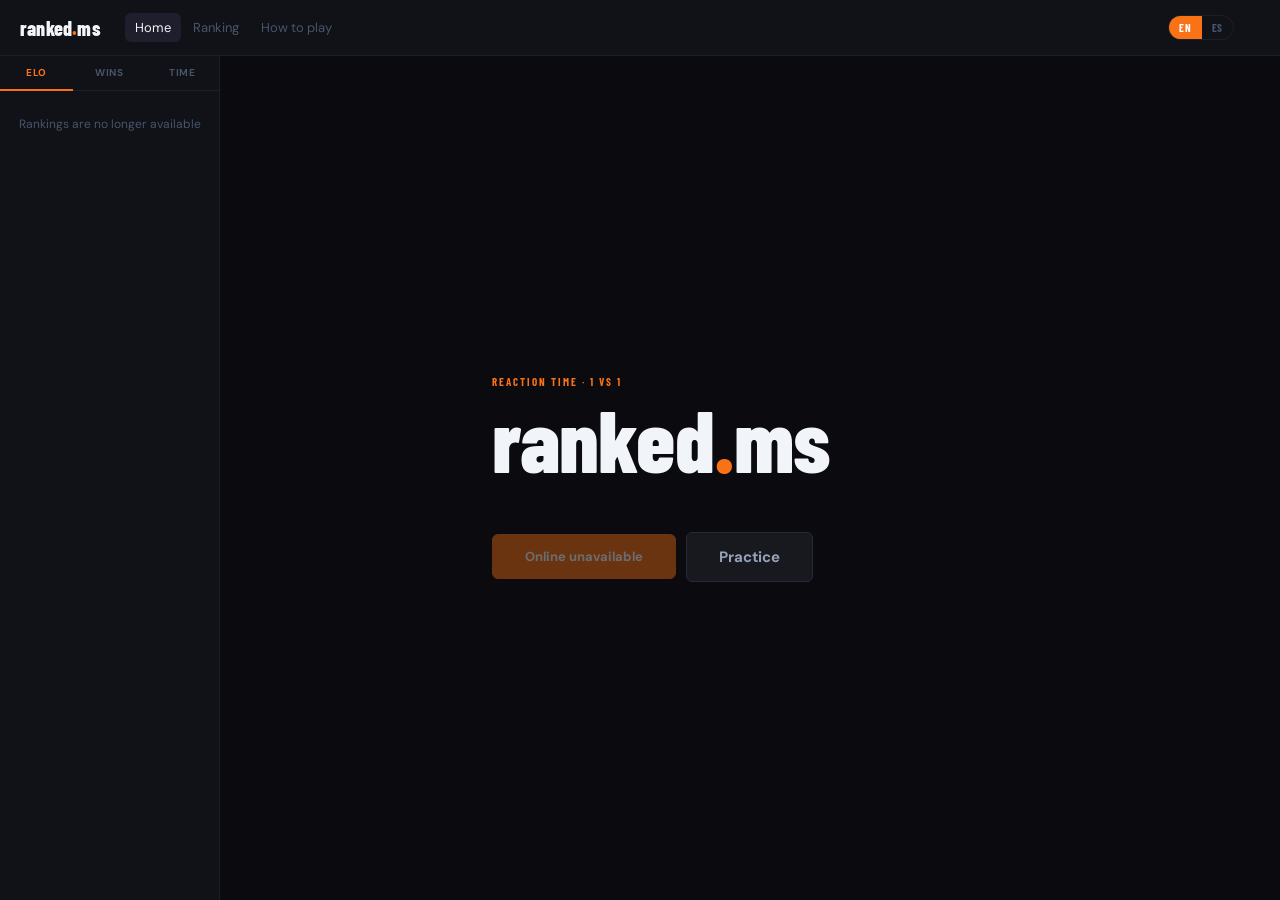
<file: index.html>
<!DOCTYPE html>
<html lang="es">
<head>
    <meta charset="UTF-8">
    <link rel="icon" type="image/jpeg" href="assets/stopwatch.png">
    <link rel="stylesheet" href="styles.css">
    <meta name="viewport" content="width=device-width, initial-scale=1.0">
    <title data-i18n="title.home">ranked.ms</title>
</head>
<body>
    <nav class="navbar">
        <a href="/" class="navbar-logo">ranked<span class="dot">.</span>ms</a>
        <div class="navbar-links">
            <a href="/" class="navbar-link active" data-i18n="nav.home">Inicio</a>
            <a href="/ranking/" class="navbar-link" data-i18n="nav.ranking">Ranking</a>
            <a href="/gameplay/" class="navbar-link" data-i18n="nav.howto">Cómo jugar</a>
        </div>
        <div class="navbar-user" id="navUser"></div>
    </nav>

    <div class="layout">
        <!-- Leaderboard sidebar -->
        <div class="sidebar">
            <div class="lb-tabs">
                <button class="lb-tab active" data-i18n="lb.elo">ELO</button>
                <button class="lb-tab" data-i18n="lb.wins">Victorias</button>
                <button class="lb-tab" data-i18n="lb.time">Tiempo</button>
            </div>
            <div id="lbList">
                <div class="lb-loading" data-i18n="lb.archived">Los rankings ya no están disponibles</div>
            </div>
        </div>

        <!-- Main hero -->
        <main class="content">
            <div class="hero">
                <p class="hero-eyebrow" data-i18n="index.eyebrow">Tiempo de reacción · 1 vs 1</p>
                <h1 class="hero-title">ranked<span class="dot">.</span>ms</h1>
                <p class="hero-tagline">
                </p>

                <div class="hero-actions">
                    <button class="btn btn-accent btn-xl" disabled data-i18n="index.onlineOff">Online no disponible</button>
                    <a href="/game/offline.html" class="btn btn-xl" data-i18n="index.practice">Práctica</a>
                </div>
            </div>
        </main>
    </div>

    <script src="/js/config.js"></script>
    <script src="/js/auth.js"></script>
    <script src="/js/i18n.js"></script>
    <script>
        // Navbar — las cuentas dependían del backend, que ya no existe, así que
        // no mostramos login/registro. Si quedó una sesión vieja en localStorage
        // dejamos el botón de salir para poder limpiarla.
        const user = AUTH.getUser()
        if (user) {
            document.getElementById('navUser').innerHTML =
                `<span class="navbar-username">${user.username}</span>
                 <button class="btn btn-ghost btn-sm" onclick="AUTH.logout()">${I18N.t('nav.logout')}</button>`
        } else {
            document.getElementById('navUser').innerHTML = ''
        }

        // Los rankings en vivo ya no están disponibles (servidores cerrados).
        // Mostramos un aviso fijo en lugar de consultar el backend.
        document.getElementById('lbList').innerHTML =
            `<div class="lb-loading">${I18N.t('lb.archived')}</div>`
    </script>
</body>
</html>
</file>
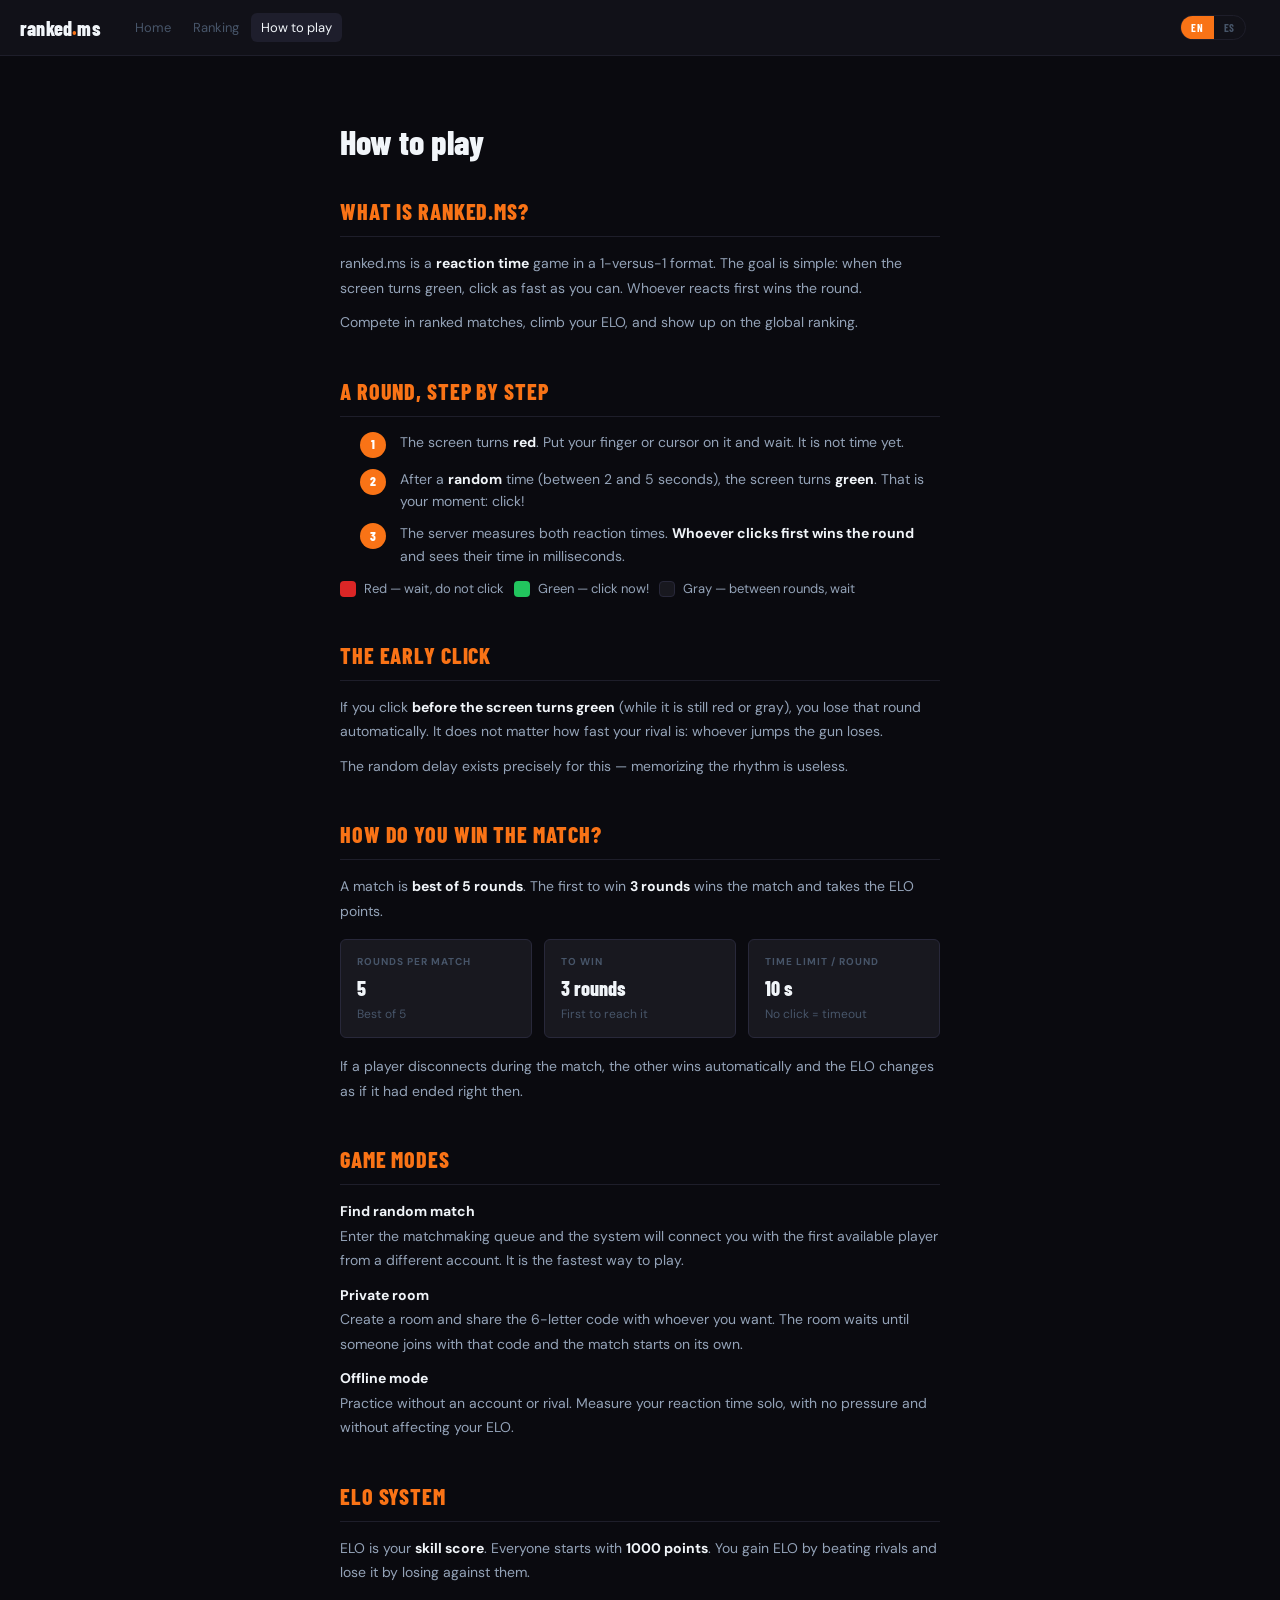
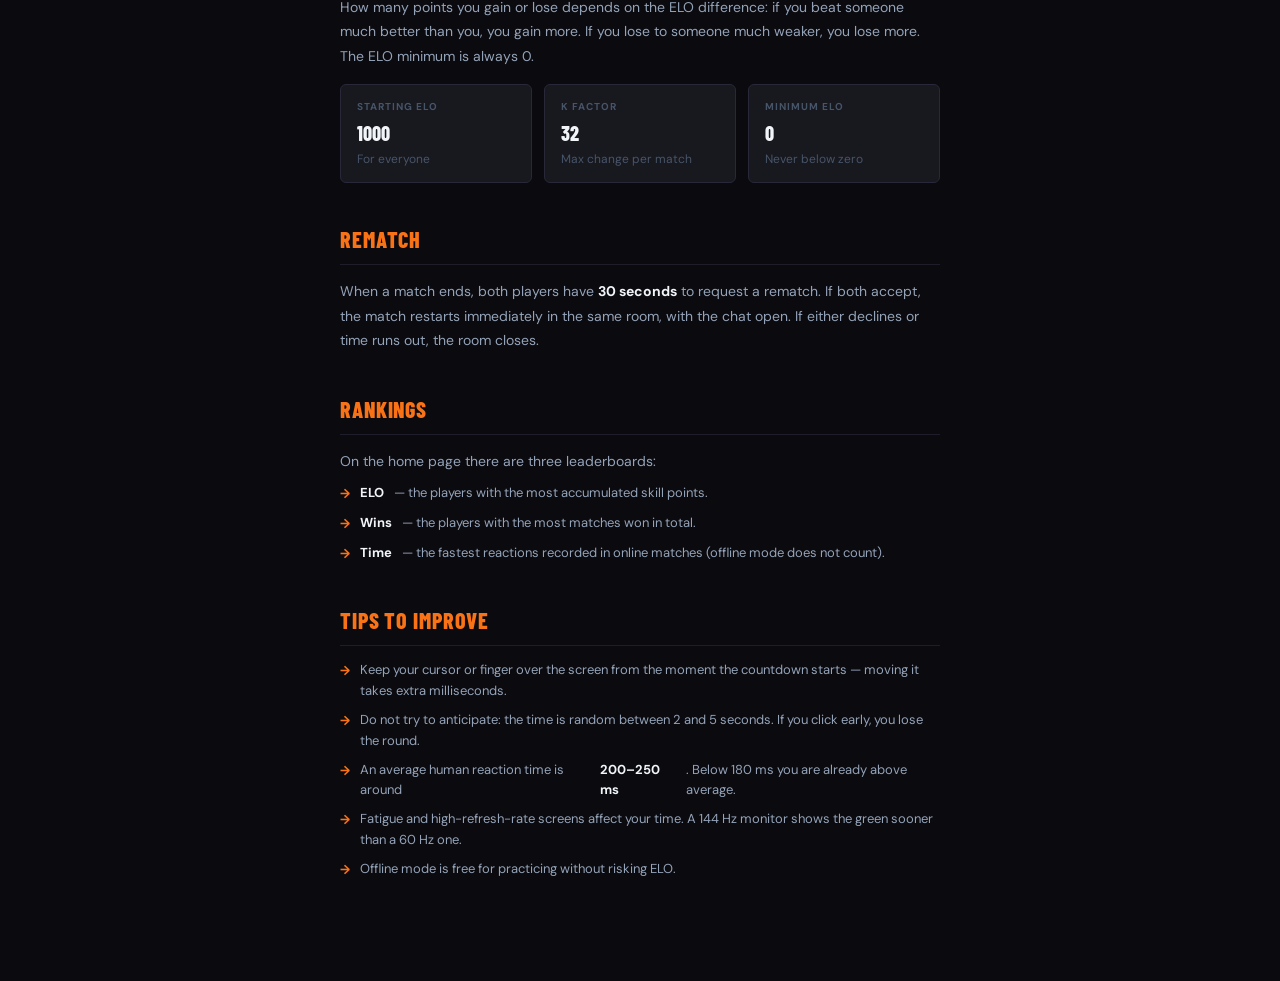
<file: gameplay/index.html>
<!DOCTYPE html>
<html lang="es">
<head>
    <meta charset="UTF-8">
    <link rel="icon" type="image/jpeg" href="/assets/stopwatch.png">
    <link rel="stylesheet" href="/styles.css">
    <meta name="viewport" content="width=device-width, initial-scale=1.0">
    <title data-i18n="title.howto">Cómo jugar | ranked.ms</title>
    <style>
        .func-section {
            margin-bottom: 40px;
        }
        .func-section h2 {
            font-family: var(--font-cond);
            font-size: 22px;
            font-weight: 800;
            color: var(--accent);
            letter-spacing: 0.04em;
            text-transform: uppercase;
            margin-bottom: 14px;
            padding-bottom: 8px;
            border-bottom: 1px solid var(--border);
        }
        .func-section p {
            color: var(--text-2);
            line-height: 1.75;
            margin-bottom: 10px;
        }
        .func-section strong { color: var(--text); }

        .step-list {
            list-style: none;
            padding: 0;
            display: flex;
            flex-direction: column;
            gap: 10px;
            margin-bottom: 10px;
        }
        .step-list li {
            display: flex;
            align-items: flex-start;
            gap: 14px;
            color: var(--text-2);
            line-height: 1.6;
            margin: 0;
        }
        .step-num {
            flex-shrink: 0;
            width: 26px;
            height: 26px;
            border-radius: 50%;
            background: var(--accent);
            color: #fff;
            font-family: var(--font-cond);
            font-size: 13px;
            font-weight: 800;
            display: flex;
            align-items: center;
            justify-content: center;
            margin-top: 1px;
        }

        .callout-row {
            display: grid;
            grid-template-columns: repeat(auto-fit, minmax(170px, 1fr));
            gap: 12px;
            margin: 16px 0;
        }
        .callout {
            background: var(--surface-2);
            border: 1px solid var(--border-2);
            border-radius: var(--radius);
            padding: 14px 16px;
        }
        .callout-label {
            font-size: 10px;
            font-weight: 700;
            letter-spacing: 0.1em;
            text-transform: uppercase;
            color: var(--text-3);
            margin-bottom: 4px;
        }
        .callout-value {
            font-family: var(--font-cond);
            font-size: 20px;
            font-weight: 800;
            color: var(--text);
        }
        .callout-desc {
            font-size: 12px;
            color: var(--text-3);
            margin-top: 2px;
        }

        .color-demo {
            display: flex;
            gap: 10px;
            margin: 12px 0;
            flex-wrap: wrap;
        }
        .color-chip {
            display: flex;
            align-items: center;
            gap: 8px;
            font-size: 13px;
            color: var(--text-2);
        }
        .color-dot {
            width: 16px;
            height: 16px;
            border-radius: 4px;
            flex-shrink: 0;
        }

        .tip-list {
            list-style: none;
            padding: 0;
            display: flex;
            flex-direction: column;
            gap: 8px;
        }
        .tip-list li {
            display: flex;
            gap: 10px;
            align-items: flex-start;
            color: var(--text-2);
            line-height: 1.6;
            font-size: 13px;
            margin: 0;
        }
        .tip-list li::before {
            content: '→';
            color: var(--accent);
            flex-shrink: 0;
            font-weight: 700;
            margin-top: 1px;
        }
    </style>
</head>
<body>
    <nav class="navbar">
        <a href="/" class="navbar-logo">ranked<span class="dot">.</span>ms</a>
        <div class="navbar-links">
            <a href="/" class="navbar-link" data-i18n="nav.home">Inicio</a>
            <a href="/ranking/" class="navbar-link" data-i18n="nav.ranking">Ranking</a>
            <a href="/gameplay/" class="navbar-link active" data-i18n="nav.howto">Cómo jugar</a>
        </div>
    </nav>

    <div class="funcionamiento">
    <div class="funcionamiento-content">

        <h1 data-i18n="howto.title">Cómo jugar</h1>

        <!-- QUÉ ES -->
        <div class="func-section">
            <h2 data-i18n="howto.what.h">¿Qué es ranked.ms?</h2>
            <p data-i18n-html="howto.what.p1">
                ranked.ms es un juego de <strong>tiempo de reacción</strong> en formato 1 contra 1. El objetivo es simple: cuando la pantalla se ponga verde, haz clic lo más rápido posible. El que reaccione antes gana la ronda.
            </p>
            <p data-i18n-html="howto.what.p2">
                Compite en partidas clasificatorias, sube tu ELO, y aparece en el ranking global.
            </p>
        </div>

        <!-- UNA RONDA -->
        <div class="func-section">
            <h2 data-i18n="howto.round.h">Una ronda, paso a paso</h2>
            <ol class="step-list">
                <li>
                    <span class="step-num">1</span>
                    <span data-i18n-html="howto.round.s1">La pantalla se pone <strong>roja</strong>. Pon el dedo o el cursor encima y espera. Todavía no es momento.</span>
                </li>
                <li>
                    <span class="step-num">2</span>
                    <span data-i18n-html="howto.round.s2">Después de un tiempo <strong>aleatorio</strong> (entre 2 y 5 segundos), la pantalla se vuelve <strong>verde</strong>. Ese es tu momento: ¡haz clic!</span>
                </li>
                <li>
                    <span class="step-num">3</span>
                    <span data-i18n-html="howto.round.s3">El servidor mide ambos tiempos de reacción. <strong>El que haga clic primero gana la ronda</strong> y ve su tiempo en milisegundos.</span>
                </li>
            </ol>

            <div class="color-demo">
                <div class="color-chip">
                    <div class="color-dot" style="background:#dc2626"></div>
                    <span data-i18n="howto.color.red">Rojo — espera, no hagas clic</span>
                </div>
                <div class="color-chip">
                    <div class="color-dot" style="background:#22c55e"></div>
                    <span data-i18n="howto.color.green">Verde — ¡haz clic ahora!</span>
                </div>
                <div class="color-chip">
                    <div class="color-dot" style="background:#18181f; border:1px solid #28283a"></div>
                    <span data-i18n="howto.color.gray">Gris — entre rondas, espera</span>
                </div>
            </div>
        </div>

        <!-- CLIC ANTICIPADO -->
        <div class="func-section">
            <h2 data-i18n="howto.early.h">El clic anticipado</h2>
            <p data-i18n-html="howto.early.p1">
                Si haces clic <strong>antes de que la pantalla se ponga verde</strong> (mientras aún está roja o gris), pierdes esa ronda automáticamente. No importa lo rápido que sea tu rival: el que hace trampa pierde.
            </p>
            <p data-i18n-html="howto.early.p2">
                El tiempo aleatorio existe precisamente para esto — memorizar el ritmo no sirve de nada.
            </p>
        </div>

        <!-- UNA PARTIDA -->
        <div class="func-section">
            <h2 data-i18n="howto.match.h">¿Cómo se gana la partida?</h2>
            <p data-i18n-html="howto.match.p1">
                Una partida es al <strong>mejor de 5 rondas</strong>. El primero en ganar <strong>3 rondas</strong> gana la partida y se lleva los puntos ELO.
            </p>

            <div class="callout-row">
                <div class="callout">
                    <div class="callout-label" data-i18n="howto.match.c1.l">Rondas por partida</div>
                    <div class="callout-value">5</div>
                    <div class="callout-desc" data-i18n="howto.match.c1.d">Mejor de 5</div>
                </div>
                <div class="callout">
                    <div class="callout-label" data-i18n="howto.match.c2.l">Para ganar</div>
                    <div class="callout-value" data-i18n="howto.match.c2.v">3 rondas</div>
                    <div class="callout-desc" data-i18n="howto.match.c2.d">Primero en llegar</div>
                </div>
                <div class="callout">
                    <div class="callout-label" data-i18n="howto.match.c3.l">Tiempo límite / ronda</div>
                    <div class="callout-value" data-i18n="howto.match.c3.v">10 s</div>
                    <div class="callout-desc" data-i18n="howto.match.c3.d">Sin clic = timeout</div>
                </div>
            </div>

            <p data-i18n-html="howto.match.p2">
                Si un jugador se desconecta durante la partida, el otro gana automáticamente y el ELO cambia como si hubiera terminado en ese momento.
            </p>
        </div>

        <!-- MODOS -->
        <div class="func-section">
            <h2 data-i18n="howto.modes.h">Modos de juego</h2>

            <p data-i18n-html="howto.modes.random"><strong>Buscar partida aleatoria</strong><br>
            Entra a la cola de emparejamiento y el sistema te conectará con el primer jugador disponible de diferente cuenta. Es la forma más rápida de jugar.</p>

            <p data-i18n-html="howto.modes.private"><strong>Sala privada</strong><br>
            Crea una sala y comparte el código de 6 letras con quien quieras. La sala espera hasta que alguien se una con ese código y la partida arranca sola.</p>

            <p data-i18n-html="howto.modes.offline"><strong>Modo offline</strong><br>
            Practica sin cuenta ni rival. Mide tu tiempo de reacción en solitario, sin presión y sin que afecte a tu ELO.</p>
        </div>

        <!-- ELO -->
        <div class="func-section">
            <h2 data-i18n="howto.elo.h">Sistema ELO</h2>
            <p data-i18n-html="howto.elo.p1">
                El ELO es tu <strong>puntuación de habilidad</strong>. Todos empiezan con <strong>1000 puntos</strong>. Ganas ELO al vencer rivales y pierdes al perder contra ellos.
            </p>
            <p data-i18n-html="howto.elo.p2">
                La cantidad de puntos que ganas o pierdes depende de la diferencia de ELO: si vences a alguien mucho mejor que tú, ganarás más. Si pierdes contra alguien muy inferior, perderás más. El mínimo de ELO es siempre 0.
            </p>

            <div class="callout-row">
                <div class="callout">
                    <div class="callout-label" data-i18n="howto.elo.c1.l">ELO inicial</div>
                    <div class="callout-value">1000</div>
                    <div class="callout-desc" data-i18n="howto.elo.c1.d">Para todos</div>
                </div>
                <div class="callout">
                    <div class="callout-label" data-i18n="howto.elo.c2.l">Factor K</div>
                    <div class="callout-value">32</div>
                    <div class="callout-desc" data-i18n="howto.elo.c2.d">Cambio máximo por partida</div>
                </div>
                <div class="callout">
                    <div class="callout-label" data-i18n="howto.elo.c3.l">ELO mínimo</div>
                    <div class="callout-value">0</div>
                    <div class="callout-desc" data-i18n="howto.elo.c3.d">No baja de cero</div>
                </div>
            </div>
        </div>

        <!-- REVANCHA -->
        <div class="func-section">
            <h2 data-i18n="howto.rematch.h">Revancha</h2>
            <p data-i18n-html="howto.rematch.p1">
                Al terminar una partida, ambos jugadores tienen <strong>30 segundos</strong> para pedir la revancha. Si los dos aceptan, la partida vuelve a empezar inmediatamente en la misma sala, con el chat abierto. Si alguno rechaza o el tiempo se agota, la sala se cierra.
            </p>
        </div>

        <!-- RANKINGS -->
        <div class="func-section">
            <h2 data-i18n="howto.rankings.h">Rankings</h2>
            <p data-i18n="howto.rankings.p1">En la página principal hay tres tablas de clasificación:</p>
            <ul class="tip-list">
                <li data-i18n-html="howto.rankings.elo"><strong>ELO</strong> — los jugadores con más puntos de habilidad acumulados.</li>
                <li data-i18n-html="howto.rankings.wins"><strong>Victorias</strong> — los jugadores con más partidas ganadas en total.</li>
                <li data-i18n-html="howto.rankings.time"><strong>Tiempo</strong> — las reacciones más rápidas registradas en partidas online (el modo offline no cuenta).</li>
            </ul>
        </div>

        <!-- CONSEJOS -->
        <div class="func-section">
            <h2 data-i18n="howto.tips.h">Consejos para mejorar</h2>
            <ul class="tip-list">
                <li data-i18n-html="howto.tips.t1">Mantén el cursor o el dedo sobre la pantalla desde que empieza la cuenta atrás — moverlo tarda milisegundos extra.</li>
                <li data-i18n-html="howto.tips.t2">No intentes anticiparte: el tiempo es aleatorio entre 2 y 5 segundos. Si haces clic antes, pierdes la ronda.</li>
                <li data-i18n-html="howto.tips.t3">Un tiempo de reacción humano promedio es de unos <strong>200–250 ms</strong>. Por debajo de 180 ms ya estás por encima de la media.</li>
                <li data-i18n-html="howto.tips.t4">La fatiga y las pantallas de alta frecuencia de actualización afectan tu tiempo. Un monitor de 144 Hz muestra el verde antes que uno de 60 Hz.</li>
                <li data-i18n-html="howto.tips.t5">El modo offline es gratis para practicar sin arriesgar ELO.</li>
            </ul>
        </div>

    </div>
    </div>
    <script src="/js/i18n.js"></script>
</body>
</html>
</file>
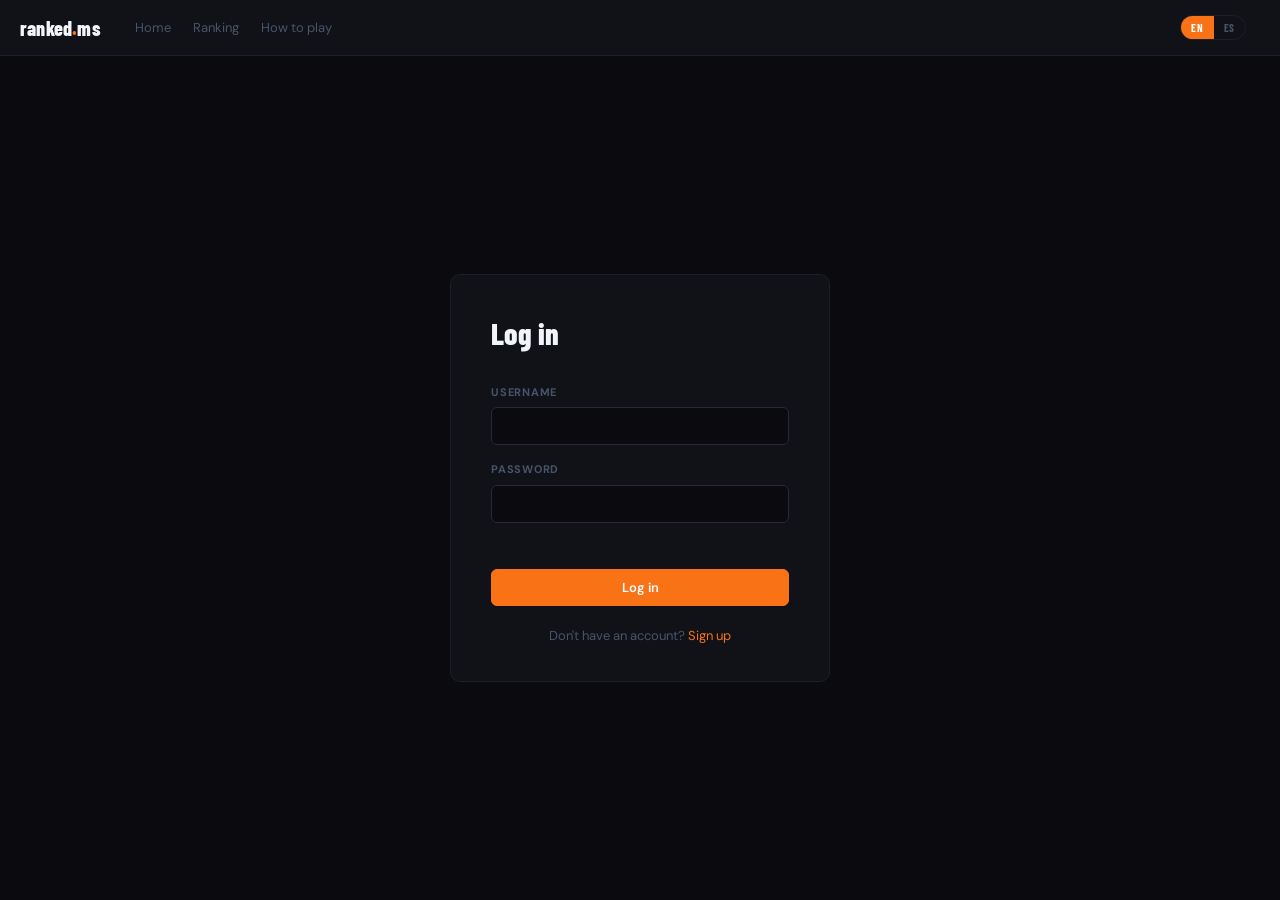
<file: login/index.html>
<!DOCTYPE html>
<html lang="es">
<head>
    <meta charset="UTF-8">
    <link rel="icon" type="image/jpeg" href="/assets/stopwatch.png">
    <link rel="stylesheet" href="/styles.css">
    <meta name="viewport" content="width=device-width, initial-scale=1.0">
    <title data-i18n="title.login">Iniciar sesión | ranked.ms</title>
</head>
<body>
    <nav class="navbar">
        <a href="/" class="navbar-logo">ranked<span class="dot">.</span>ms</a>
        <div class="navbar-links">
            <a href="/" class="navbar-link" data-i18n="nav.home">Inicio</a>
            <a href="/ranking/" class="navbar-link" data-i18n="nav.ranking">Ranking</a>
            <a href="/gameplay/" class="navbar-link" data-i18n="nav.howto">Cómo jugar</a>
        </div>
    </nav>

    <div class="auth-container">
        <div class="auth-card">
            <h2 class="auth-title" data-i18n="login.title">Iniciar sesión</h2>
            <form id="loginForm">
                <div class="form-group">
                    <label class="form-label" data-i18n="form.username">Usuario</label>
                    <input class="form-input" type="text" id="username" autocomplete="username" required>
                </div>
                <div class="form-group">
                    <label class="form-label" data-i18n="form.password">Contraseña</label>
                    <input class="form-input" type="password" id="password" autocomplete="current-password" required>
                </div>
                <p class="form-error" id="errorMsg"></p>
                <button class="btn btn-block btn-accent" type="submit" id="submitBtn" data-i18n="login.submit">Entrar</button>
            </form>
            <p class="auth-footer">
                <span data-i18n="login.noAccount">¿No tienes cuenta?</span> <a href="/register/" data-i18n="login.registerLink">Regístrate</a>
            </p>
        </div>
    </div>

    <script src="/js/config.js"></script>
    <script src="/js/auth.js"></script>
    <script src="/js/i18n.js"></script>
    <script>
        if (AUTH.isLoggedIn()) window.location.href = '/'

        document.getElementById('loginForm').addEventListener('submit', async (e) => {
            e.preventDefault()
            const btn = document.getElementById('submitBtn')
            const err = document.getElementById('errorMsg')
            btn.disabled = true
            err.textContent = ''

            try {
                const res = await fetch(`${CONFIG.backendUrl}/api/login`, {
                    method: 'POST',
                    headers: { 'Content-Type': 'application/json' },
                    body: JSON.stringify({
                        username: document.getElementById('username').value,
                        password: document.getElementById('password').value,
                    }),
                })
                if (!res.ok) {
                    err.textContent = await res.text()
                    return
                }
                const data = await res.json()
                AUTH.save(data.token, data.username)
                window.location.href = '/'
            } catch {
                err.textContent = I18N.t('error.connection')
            } finally {
                btn.disabled = false
            }
        })
    </script>
</body>
</html>
</file>
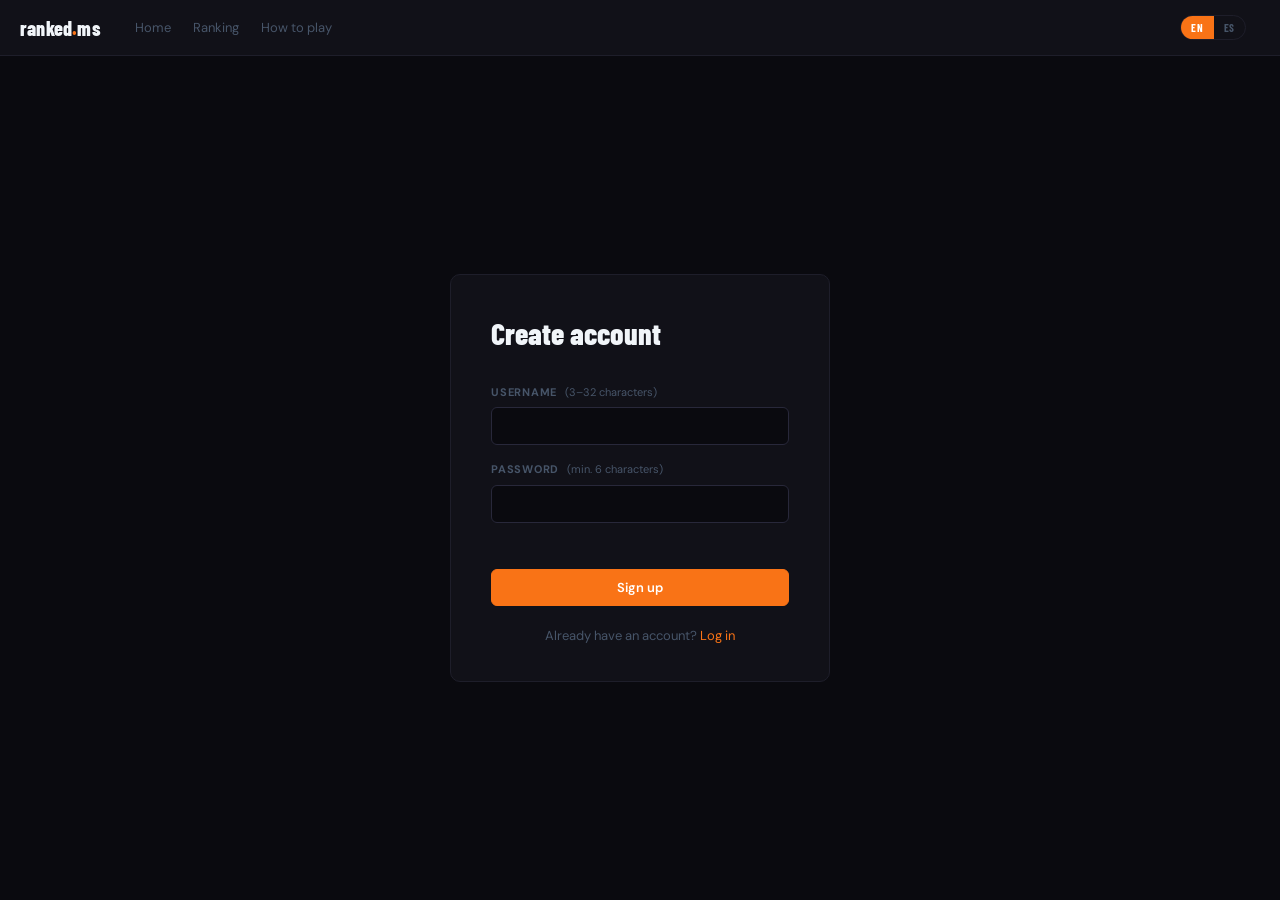
<file: register/index.html>
<!DOCTYPE html>
<html lang="es">
<head>
    <meta charset="UTF-8">
    <link rel="icon" type="image/jpeg" href="/assets/stopwatch.png">
    <link rel="stylesheet" href="/styles.css">
    <meta name="viewport" content="width=device-width, initial-scale=1.0">
    <title data-i18n="title.register">Registrarse | ranked.ms</title>
</head>
<body>
    <nav class="navbar">
        <a href="/" class="navbar-logo">ranked<span class="dot">.</span>ms</a>
        <div class="navbar-links">
            <a href="/" class="navbar-link" data-i18n="nav.home">Inicio</a>
            <a href="/ranking/" class="navbar-link" data-i18n="nav.ranking">Ranking</a>
            <a href="/gameplay/" class="navbar-link" data-i18n="nav.howto">Cómo jugar</a>
        </div>
    </nav>

    <div class="auth-container">
        <div class="auth-card">
            <h2 class="auth-title" data-i18n="register.title">Crear cuenta</h2>
            <form id="registerForm">
                <div class="form-group">
                    <label class="form-label"><span data-i18n="form.username">Usuario</span> <span class="form-hint" data-i18n="register.usernameHint">(3–32 caracteres)</span></label>
                    <input class="form-input" type="text" id="username" autocomplete="username" minlength="3" maxlength="32" required>
                </div>
                <div class="form-group">
                    <label class="form-label"><span data-i18n="form.password">Contraseña</span> <span class="form-hint" data-i18n="register.passwordHint">(mín. 6 caracteres)</span></label>
                    <input class="form-input" type="password" id="password" autocomplete="new-password" minlength="6" required>
                </div>
                <p class="form-error" id="errorMsg"></p>
                <button class="btn btn-block btn-accent" type="submit" id="submitBtn" data-i18n="register.submit">Registrarse</button>
            </form>
            <p class="auth-footer">
                <span data-i18n="register.haveAccount">¿Ya tienes cuenta?</span> <a href="/login/" data-i18n="register.loginLink">Inicia sesión</a>
            </p>
        </div>
    </div>

    <script src="/js/config.js"></script>
    <script src="/js/auth.js"></script>
    <script src="/js/i18n.js"></script>
    <script>
        if (AUTH.isLoggedIn()) window.location.href = '/'

        document.getElementById('registerForm').addEventListener('submit', async (e) => {
            e.preventDefault()
            const btn = document.getElementById('submitBtn')
            const err = document.getElementById('errorMsg')
            btn.disabled = true
            err.textContent = ''

            try {
                const res = await fetch(`${CONFIG.backendUrl}/api/register`, {
                    method: 'POST',
                    headers: { 'Content-Type': 'application/json' },
                    body: JSON.stringify({
                        username: document.getElementById('username').value,
                        password: document.getElementById('password').value,
                    }),
                })
                if (!res.ok) {
                    err.textContent = await res.text()
                    return
                }
                const data = await res.json()
                AUTH.save(data.token, data.username)
                window.location.href = '/'
            } catch {
                err.textContent = I18N.t('error.connection')
            } finally {
                btn.disabled = false
            }
        })
    </script>
</body>
</html>
</file>
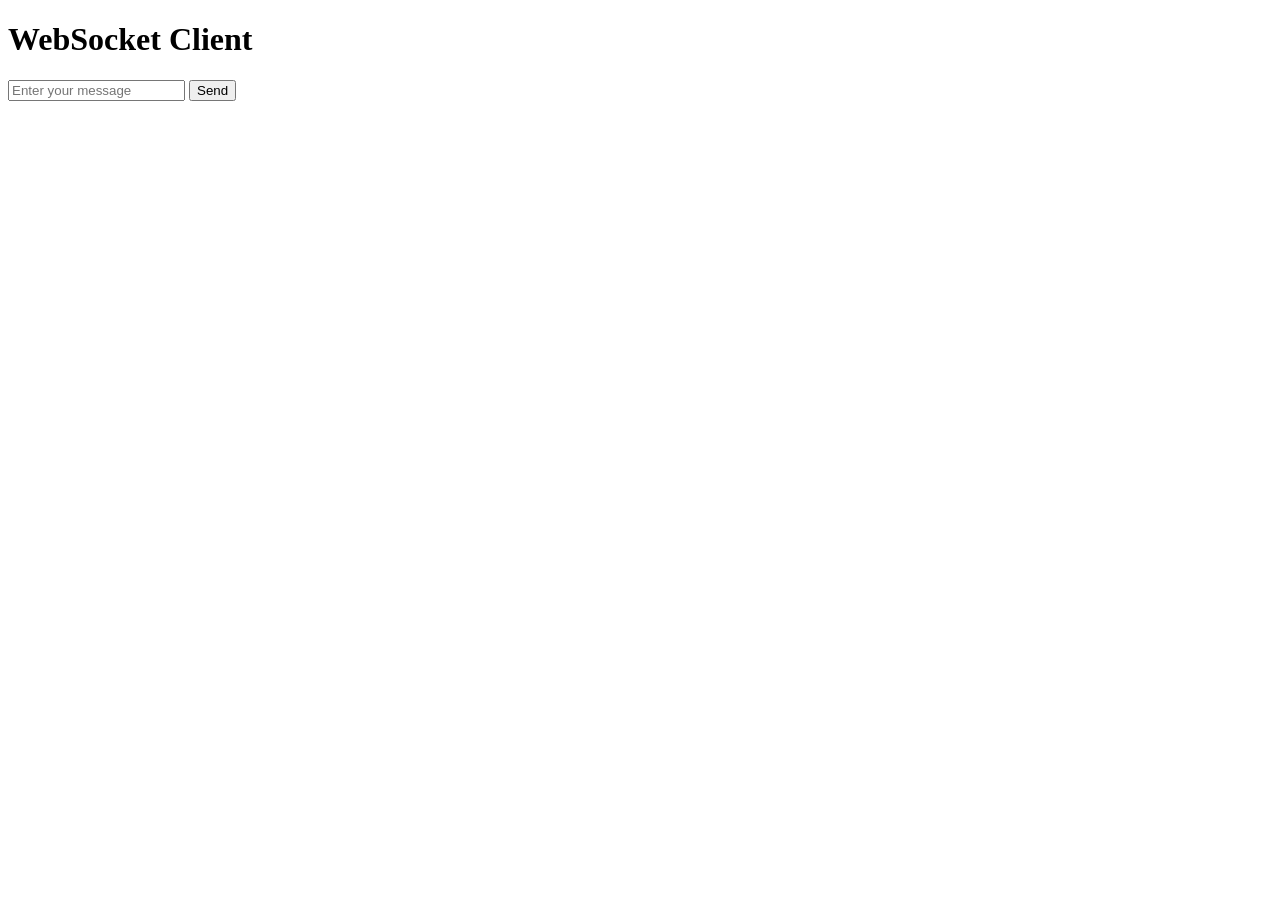
<file: websocket.html>
<!DOCTYPE html>
<html lang="en">
<head>
    <meta charset="UTF-8">
    <meta name="viewport" content="width=device-width, initial-scale=1.0">
    <title>WebSocket Client</title>
</head>
<body>
<h1>WebSocket Client</h1>
<div>
    <input type="text" id="messageInput" placeholder="Enter your message">
    <button onclick="sendMessage()">Send</button>
</div>
<div id="messages"></div>

<script>
    let ws;

    function connect() {
        ws = new WebSocket("ws://localhost:8080/ws");

        ws.onopen = function() {
            console.log("Connected to WebSocket server");
        };

        ws.onmessage = function(event) {
            let messageDisplay = document.getElementById("messages");
            messageDisplay.innerHTML += `<p>${event.data}</p>`;
        };

        ws.onclose = function() {
            console.log("WebSocket connection closed, retrying...");
            setTimeout(connect, 1000); // Reconnect after 1 second
        };

        ws.onerror = function(error) {
            console.error("WebSocket error:", error);
        };
    }

    function sendMessage() {
        let input = document.getElementById("messageInput");
        let message = input.value;
        ws.send(message);
        input.value = "";
    }

    connect();
</script>
</body>
</html>
</file>
<file: styles.css>
@import url('https://fonts.googleapis.com/css2?family=Barlow+Condensed:wght@500;700;800&family=DM+Sans:ital,wght@0,400;0,500;0,600;1,400&family=JetBrains+Mono:wght@400;600;700&display=swap');

/* ============================================================
   VARIABLES
   ============================================================
   Todas las propiedades de diseño (colores, alturas, fuentes, radios,
   timing de transiciones) viven aquí como custom properties. Cambiar
   --accent (el naranja de la marca) propaga el cambio a TODOS los
   botones, links activos y estadísticas sin tocar nada más.

   Las 3 fuentes:
     --font-ui   → texto normal (DM Sans)
     --font-cond → títulos y números grandes (Barlow Condensed)
     --font-mono → tiempos en ms y rangos (JetBrains Mono)
   ============================================================ */
:root {
  --bg:         #0a0a0f;
  --surface:    #111118;
  --surface-2:  #18181f;
  --surface-3:  #1e1e2c;
  --border:     #1e1e2a;
  --border-2:   #28283a;
  --accent:     #f97316;
  --accent-dim: rgba(249,115,22,.12);
  --green:      #22c55e;
  --green-dim:  rgba(34,197,94,.12);
  --red:        #dc2626;
  --text:       #f1f5f9;
  --text-2:     #94a3b8;
  --text-3:     #475569;
  --text-4:     #2d3748;

  --navbar-h:   56px;
  --scorebar-h: 64px;
  --chat-w:     260px;
  --radius:     6px;
  --radius-lg:  10px;

  --font-ui:   'DM Sans', system-ui, sans-serif;
  --font-cond: 'Barlow Condensed', sans-serif;
  --font-mono: 'JetBrains Mono', monospace;

  --t: 130ms ease;
}

/* ============================================================
   BASE
   ============================================================ */
*, *::before, *::after { margin:0; padding:0; box-sizing:border-box; }

html {
  background: var(--bg);
  color: var(--text);
  font-family: var(--font-ui);
  font-size: 14px;
  line-height: 1.5;
  -webkit-font-smoothing: antialiased;
}

body {
  display: flex;
  flex-direction: column;
  min-height: 100vh;
  overflow-x: hidden;
}

a { color: inherit; text-decoration: none; }
button { font-family: inherit; cursor: pointer; }
input, textarea { font-family: inherit; }

/* ============================================================
   BUTTONS
   ============================================================ */
.btn {
  display: inline-flex;
  align-items: center;
  justify-content: center;
  gap: 6px;
  padding: 9px 18px;
  border-radius: var(--radius);
  font-size: 13px;
  font-weight: 500;
  border: 1px solid var(--border-2);
  background: var(--surface-2);
  color: var(--text-2);
  cursor: pointer;
  transition: background var(--t), color var(--t), border-color var(--t);
  white-space: nowrap;
  text-decoration: none;
  user-select: none;
}
.btn:hover  { background: var(--surface-3); color: var(--text); }
.btn:disabled { opacity: .4; cursor: not-allowed; pointer-events: none; }

.btn-accent {
  background: var(--accent);
  border-color: var(--accent);
  color: #fff;
  font-weight: 600;
}
.btn-accent:hover { background: #fb923c; border-color: #fb923c; color: #fff; }

.btn-ghost {
  background: transparent;
  border-color: transparent;
  color: var(--text-3);
}
.btn-ghost:hover { background: var(--surface-2); border-color: var(--border); color: var(--text-2); }

.btn-outline {
  background: transparent;
  border-color: var(--accent);
  color: var(--accent);
}
.btn-outline:hover { background: var(--accent-dim); }

.btn-danger {
  background: transparent;
  border-color: var(--red);
  color: var(--red);
}
.btn-danger:hover { background: rgba(220,38,38,.1); }

.btn-sm    { padding: 6px 12px; font-size: 12px; }
.btn-lg    { padding: 12px 28px; font-size: 15px; font-weight: 600; }
.btn-block { display: flex; width: 100%; }
button.btn { font-size: 13px; }

/* ============================================================
   NAVBAR
   ============================================================ */
.navbar {
  position: sticky;
  top: 0;
  z-index: 100;
  height: var(--navbar-h);
  background: var(--surface);
  border-bottom: 1px solid var(--border);
  display: flex;
  align-items: center;
  padding: 0 20px;
  gap: 12px;
  flex-shrink: 0;
}

.navbar-logo {
  font-family: var(--font-cond);
  font-size: 20px;
  font-weight: 800;
  color: var(--text);
  letter-spacing: 0.01em;
  text-decoration: none;
  flex-shrink: 0;
}
.navbar-logo .dot { color: var(--accent); }

.navbar-links {
  display: flex;
  align-items: center;
  gap: 2px;
  flex: 1;
  margin-left: 12px;
}

.navbar-link {
  font-size: 13px;
  color: var(--text-3);
  padding: 5px 10px;
  border-radius: var(--radius);
  transition: background var(--t), color var(--t);
}
.navbar-link:hover  { background: var(--surface-2); color: var(--text-2); }
.navbar-link.active { color: var(--text); background: var(--surface-3); }

.navbar-user {
  display: flex;
  align-items: center;
  gap: 8px;
  flex-shrink: 0;
}

.navbar-username {
  font-size: 13px;
  font-weight: 500;
  color: var(--text-2);
}

/* ============================================================
   HOME LAYOUT
   ============================================================ */
.layout {
  display: flex;
  flex: 1;
  overflow: hidden;
  height: calc(100vh - var(--navbar-h));
}

.content {
  flex: 1;
  display: flex;
  align-items: center;
  justify-content: center;
  gap: 12px;
}

/* ============================================================
   LEADERBOARD SIDEBAR
   ============================================================ */
.sidebar {
  width: 220px;
  flex-shrink: 0;
  background: var(--surface);
  border-right: 1px solid var(--border);
  display: flex;
  flex-direction: column;
  overflow: hidden;
}

.lb-tabs {
  display: flex;
  border-bottom: 1px solid var(--border);
  flex-shrink: 0;
}

.lb-tab {
  flex: 1;
  padding: 10px 4px;
  font-size: 10px;
  font-weight: 700;
  letter-spacing: 0.07em;
  text-transform: uppercase;
  color: var(--text-3);
  background: none;
  border: none;
  border-bottom: 2px solid transparent;
  cursor: pointer;
  margin-bottom: -1px;
  transition: color var(--t), border-color var(--t);
}
.lb-tab:hover  { color: var(--text-2); }
.lb-tab.active { color: var(--accent); border-bottom-color: var(--accent); }

#lbList {
  flex: 1;
  overflow-y: auto;
  scrollbar-width: thin;
  scrollbar-color: var(--border-2) transparent;
}

.lb-loading {
  padding: 24px 14px;
  text-align: center;
  font-size: 12px;
  color: var(--text-3);
}

.lb-row {
  display: grid;
  grid-template-columns: 28px 1fr auto;
  align-items: center;
  gap: 8px;
  padding: 8px 14px;
  border-bottom: 1px solid var(--border);
  transition: background var(--t);
}
.lb-row:hover { background: var(--surface-2); }

.lb-rank {
  font-family: var(--font-mono);
  font-size: 10px;
  color: var(--text-3);
  text-align: right;
}

.lb-name { font-size: 12px; color: var(--text); font-weight: 500; overflow: hidden; text-overflow: ellipsis; white-space: nowrap; }

.lb-time {
  font-family: var(--font-mono);
  font-size: 11px;
  font-weight: 600;
  color: var(--accent);
  white-space: nowrap;
}

/* ============================================================
   CLICKAREA — el área grande clicable que cambia entre rojo/verde.
   ============================================================
   Es position: relative para que ::after (definido más abajo, sección
   "Clickarea VFX") pueda posicionarse absolute encima sin afectar el
   layout normal. Ese ::after se usa para los flashes de win/lose:
   una capa que aparece y desaparece SIN tocar el fondo del clickarea,
   evitando que se "rompa" la transición de red↔green↔default.
   ============================================================ */
.container {
  flex: 1;
  display: flex;
  flex-direction: column;
  overflow: hidden;
}

.clickarea {
  flex: 1;
  display: flex;
  flex-direction: column;
  align-items: center;
  justify-content: center;
  background: var(--surface-2);
  cursor: pointer;
  user-select: none;
  transition: background 130ms ease;
  overflow: hidden;
  /* offline fallback height */
  min-height: calc(100vh - var(--navbar-h));
}

/* Estados visuales. El verde tiene una animación extra (go-flash) que
   blanquea brevemente al aparecer — refuerza el cue de "¡ya!". */
.clickarea.red   { background: var(--red); }
.clickarea.green { background: var(--green); animation: go-flash 250ms ease-out; }

@keyframes go-flash {
  0%   { filter: brightness(1.5); }
  100% { filter: brightness(1); }
}

.message {
  font-family: var(--font-cond);
  font-size: clamp(36px, 9vh, 86px);
  font-weight: 800;
  letter-spacing: 0.01em;
  color: #fff;
  text-align: center;
  line-height: 1;
  margin-bottom: 10px;
  user-select: none;
}

.note {
  font-family: var(--font-mono);
  font-size: clamp(12px, 1.8vh, 15px);
  color: rgba(255,255,255,.6);
  text-align: center;
  max-width: 440px;
  padding: 0 20px;
  user-select: none;
}

/* ============================================================
   SCORE BAR
   ============================================================ */
.score-bar {
  height: var(--scorebar-h);
  background: var(--surface);
  border-bottom: 1px solid var(--border);
  display: grid;
  grid-template-columns: 1fr auto 1fr;
  align-items: center;
  padding: 0 24px;
  gap: 16px;
  flex-shrink: 0;
}

.score-side       { display: flex; align-items: center; gap: 12px; }
.score-side-right { flex-direction: row-reverse; }

.score-name {
  font-size: 13px;
  font-weight: 500;
  color: var(--text-2);
  max-width: 130px;
  overflow: hidden;
  text-overflow: ellipsis;
  white-space: nowrap;
}

.score-num {
  font-family: var(--font-cond);
  font-size: 38px;
  font-weight: 800;
  color: var(--text);
  line-height: 1;
  min-width: 32px;
  text-align: center;
}

.score-center {
  display: flex;
  flex-direction: column;
  align-items: center;
  gap: 1px;
}

.score-vs {
  font-family: var(--font-cond);
  font-size: 13px;
  font-weight: 700;
  color: var(--text-3);
  letter-spacing: 0.12em;
}

.score-round {
  font-family: var(--font-mono);
  font-size: 8px;
  font-weight: 600;
  color: var(--accent);
  letter-spacing: 0.14em;
  text-transform: uppercase;
}

/* ============================================================
   GAME BODY
   ============================================================ */
.game-body {
  display: flex;
  flex: 1;
  overflow: hidden;
  height: calc(100vh - var(--navbar-h) - var(--scorebar-h));
}

.game-body .container { overflow: hidden; }
.game-body .clickarea { min-height: unset; }

/* ============================================================
   CHAT PANEL
   ============================================================ */
.chat-panel {
  width: var(--chat-w);
  flex-shrink: 0;
  background: var(--surface);
  border-left: 1px solid var(--border);
  display: flex;
  flex-direction: column;
  overflow: hidden;
}

.chat-header {
  padding: 10px 14px;
  border-bottom: 1px solid var(--border);
  font-size: 10px;
  font-weight: 700;
  letter-spacing: 0.1em;
  text-transform: uppercase;
  color: var(--text-3);
  flex-shrink: 0;
}

.chat-messages {
  flex: 1;
  overflow-y: auto;
  padding: 8px 0;
  scrollbar-width: thin;
  scrollbar-color: var(--border-2) transparent;
  display: flex;
  flex-direction: column;
}

.chat-msg {
  padding: 3px 14px;
  font-size: 12px;
  line-height: 1.5;
  animation: msg-in 100ms ease;
}

@keyframes msg-in {
  from { opacity: 0; transform: translateY(3px); }
  to   { opacity: 1; transform: translateY(0); }
}

.chat-from         { font-weight: 600; color: var(--accent); margin-right: 5px; }
.chat-from.is-self { color: var(--green); }
.chat-text         { color: var(--text-2); }

.chat-system {
  padding: 3px 14px;
  font-size: 11px;
  color: var(--text-3);
  font-style: italic;
}

.chat-input-row {
  display: flex;
  gap: 6px;
  padding: 10px;
  border-top: 1px solid var(--border);
  flex-shrink: 0;
}

.chat-input {
  flex: 1;
  background: var(--bg);
  border: 1px solid var(--border-2);
  border-radius: var(--radius);
  color: var(--text);
  font-size: 12px;
  padding: 6px 10px;
  outline: none;
  transition: border-color var(--t);
}
.chat-input:focus { border-color: var(--accent); }
.chat-input::placeholder { color: var(--text-3); }

/* ============================================================
   LOBBY
   ============================================================ */
.lobby-container {
  display: flex;
  align-items: center;
  justify-content: center;
  flex: 1;
  padding: 24px;
  min-height: calc(100vh - var(--navbar-h));
}

.lobby-card {
  background: var(--surface);
  border: 1px solid var(--border);
  border-radius: var(--radius-lg);
  padding: 32px;
  width: 100%;
  max-width: 400px;
  display: flex;
  flex-direction: column;
  gap: 10px;
}

.lobby-title {
  font-family: var(--font-cond);
  font-size: 28px;
  font-weight: 800;
  color: var(--text);
  margin-bottom: 4px;
}

.lobby-options { display: flex; flex-direction: column; gap: 8px; }

.lobby-divider {
  display: flex;
  align-items: center;
  gap: 10px;
  color: var(--text-3);
  font-size: 10px;
  font-weight: 700;
  letter-spacing: 0.1em;
  text-transform: uppercase;
  margin: 2px 0;
}
.lobby-divider::before,
.lobby-divider::after { content:''; flex:1; height:1px; background:var(--border); }

.room-code-display {
  font-family: var(--font-mono);
  font-size: 30px;
  font-weight: 700;
  letter-spacing: 0.22em;
  color: var(--accent);
  text-align: center;
  padding: 14px 12px;
  background: var(--surface-2);
  border: 1px solid var(--border-2);
  border-radius: var(--radius);
  cursor: pointer;
  transition: background var(--t);
  margin: 4px 0;
}
.room-code-display:hover { background: var(--surface-3); }

.lobby-waiting-label {
  font-size: 12px;
  color: var(--text-3);
  text-align: center;
  margin-bottom: 2px;
}

.join-row { display: flex; gap: 8px; }
.join-row .form-input {
  flex: 1;
  font-family: var(--font-mono);
  letter-spacing: 0.18em;
  text-transform: uppercase;
}

/* ============================================================
   SEARCHING
   ============================================================ */
.searching {
  display: flex;
  align-items: center;
  gap: 10px;
  font-size: 13px;
  color: var(--text-2);
  padding: 6px 0;
}

.searching-dots { display: flex; gap: 5px; }

.searching-dot {
  width: 6px;
  height: 6px;
  border-radius: 50%;
  background: var(--accent);
  animation: s-bounce 1.1s infinite ease-in-out;
}
.searching-dot:nth-child(2) { animation-delay: .17s; }
.searching-dot:nth-child(3) { animation-delay: .34s; }

@keyframes s-bounce {
  0%,55%,100% { transform: scale(.55); opacity: .3; }
  27%          { transform: scale(1);   opacity: 1; }
}

/* ============================================================
   AUTH
   ============================================================ */
.auth-container {
  display: flex;
  align-items: center;
  justify-content: center;
  flex: 1;
  padding: 24px;
}

.auth-card {
  background: var(--surface);
  border: 1px solid var(--border);
  border-radius: var(--radius-lg);
  padding: 36px 40px;
  width: 100%;
  max-width: 380px;
}

.auth-title {
  font-family: var(--font-cond);
  font-size: 30px;
  font-weight: 800;
  color: var(--text);
  margin-bottom: 28px;
}

.form-group { margin-bottom: 16px; }

.form-label {
  display: block;
  font-size: 11px;
  font-weight: 700;
  letter-spacing: 0.07em;
  text-transform: uppercase;
  color: var(--text-3);
  margin-bottom: 7px;
}

.form-hint {
  font-size: 11px;
  color: var(--text-3);
  font-weight: 400;
  text-transform: none;
  letter-spacing: 0;
  margin-left: 4px;
}

.form-input {
  width: 100%;
  padding: 9px 12px;
  background: var(--bg);
  border: 1px solid var(--border-2);
  border-radius: var(--radius);
  color: var(--text);
  font-size: 14px;
  outline: none;
  transition: border-color var(--t);
}
.form-input:focus { border-color: var(--accent); }
.form-input::placeholder { color: var(--text-3); }

.form-error {
  font-size: 12px;
  color: #f87171;
  min-height: 16px;
  margin-bottom: 14px;
}

.auth-footer {
  margin-top: 20px;
  text-align: center;
  font-size: 13px;
  color: var(--text-3);
}
.auth-footer a { color: var(--accent); }
.auth-footer a:hover { text-decoration: underline; }

/* ============================================================
   GAME END ACTIONS
   ============================================================ */
#gameActions, #rematchUI {
  display: flex;
  gap: 10px;
  flex-wrap: wrap;
  justify-content: center;
  margin-top: 24px;
}

/* ============================================================
   FUNCIONAMIENTO
   ============================================================ */
.funcionamiento {
  padding: 60px 24px;
  display: flex;
  justify-content: center;
}

.funcionamiento-content { max-width: 600px; width: 100%; }

.funcionamiento-content h1 {
  font-family: var(--font-cond);
  font-size: 34px;
  font-weight: 800;
  margin-bottom: 28px;
}

.funcionamiento-content ol { padding-left: 1.4rem; }
li { margin-bottom: 16px; color: var(--text-2); line-height: 1.7; }
ol li::marker { color: var(--accent); font-weight: 700; }

/* ============================================================
   MATCH RESULT OVERLAY
   ============================================================ */
.mro {
  position: fixed;
  inset: 0;
  z-index: 850;
  display: flex;
  align-items: center;
  justify-content: center;
  pointer-events: none;
  opacity: 0;
}
.mro.mro-show { animation: mro-enter 0.25s ease forwards; }
.mro.mro-out  { animation: mro-exit  0.48s ease forwards; }

.mro-win  { background: radial-gradient(ellipse at 50% 45%, rgba(34,197,94,.22) 0%, rgba(0,0,0,.55) 100%); }
.mro-lose { background: radial-gradient(ellipse at 50% 45%, rgba(220,38,38,.18) 0%, rgba(0,0,0,.62) 100%); }

.mro-inner {
  text-align: center;
  display: flex;
  flex-direction: column;
  align-items: center;
  gap: 16px;
}

.mro-title {
  font-family: var(--font-cond);
  font-size: clamp(62px, 13vw, 148px);
  font-weight: 800;
  letter-spacing: 0.02em;
  line-height: 1;
  opacity: 0;
}
.mro-win  .mro-title { color: var(--green); text-shadow: 0 0 100px rgba(34,197,94,.6);  animation: mro-bounce 0.55s cubic-bezier(.175,.885,.32,1.275) forwards; }
.mro-lose .mro-title { color: #f87171;      text-shadow: 0 0 80px  rgba(248,113,113,.45); animation: mro-drop   0.42s ease-out forwards; }

.mro-elo {
  font-family: var(--font-mono);
  font-size: clamp(16px, 3.5vw, 28px);
  font-weight: 700;
  opacity: 0;
  animation: mro-elo-rise 0.35s ease 0.6s forwards;
}
.mro-win  .mro-elo { color: #86efac; }
.mro-lose .mro-elo { color: #fca5a5; }

@keyframes mro-enter    { to { opacity: 1; } }
@keyframes mro-exit     { to { opacity: 0; } }
@keyframes mro-bounce   { from { transform: scale(0.12); opacity: 0; } 65% { transform: scale(1.1); opacity: 1; } to { transform: scale(1); opacity: 1; } }
@keyframes mro-drop     { from { transform: translateY(-55px); opacity: 0; } to { transform: translateY(0); opacity: 1; } }
@keyframes mro-elo-rise { from { transform: translateY(12px); opacity: 0; } to { transform: translateY(0); opacity: 1; } }

/* ============================================================
   CLICKAREA VFX (flash + shake)
   ============================================================
   El truco aquí es usar un pseudo-elemento ::after que cubre todo el
   clickarea (inset: 0) como una "capa de overlay". Cuando se activa
   .flash-win o .flash-lose, esa capa cambia de opacidad y color SIN
   tocar el `background` del .clickarea — así el verde/rojo del estado
   actual se mantiene visible debajo del flash. pointer-events:none
   evita que la capa intercepte clicks (todos pasan al clickarea).
   ============================================================ */
.clickarea { position: relative; }

.clickarea::after {
  content: '';
  position: absolute;
  inset: 0;
  pointer-events: none;
  opacity: 0;
}

.clickarea.flash-win::after  { background: var(--green); animation: ca-flash-win  420ms ease-out forwards; }
.clickarea.flash-lose::after { background: var(--red);   animation: ca-flash-lose 420ms ease-out forwards; }

@keyframes ca-flash-win  { 0% { opacity: .52; } 100% { opacity: 0; } }
@keyframes ca-flash-lose { 0% { opacity: 0; } 22% { opacity: .40; } 100% { opacity: 0; } }

.clickarea.ca-shake { animation: ca-shake 360ms ease-out; }

@keyframes ca-shake {
  0%, 100% { transform: translateX(0); }
  16%       { transform: translateX(-10px); }
  34%       { transform: translateX(10px); }
  52%       { transform: translateX(-7px); }
  70%       { transform: translateX(7px); }
  88%       { transform: translateX(-2px); }
}

/* ============================================================
   HOME HERO
   ============================================================ */
.hero {
  display: flex;
  flex-direction: column;
  align-items: flex-start;
  justify-content: center;
  padding: 0 52px;
  max-width: 620px;
  width: 100%;
}

.hero-eyebrow {
  font-family: var(--font-cond);
  font-size: 11px;
  font-weight: 700;
  letter-spacing: 0.18em;
  text-transform: uppercase;
  color: var(--accent);
  margin-bottom: 10px;
}

.hero-title {
  font-family: var(--font-cond);
  font-size: 88px;
  font-weight: 800;
  line-height: 0.88;
  letter-spacing: -0.01em;
  color: var(--text);
  margin-bottom: 18px;
}
.hero-title .dot { color: var(--accent); }

.hero-tagline {
  font-size: 15px;
  color: var(--text-2);
  line-height: 1.65;
  max-width: 360px;
  margin-bottom: 36px;
}

.hero-stats {
  display: flex;
  gap: 1px;
  background: var(--border);
  border: 1px solid var(--border);
  border-radius: var(--radius);
  overflow: hidden;
  margin-bottom: 32px;
  width: 100%;
  max-width: 440px;
}

.hero-stat {
  flex: 1;
  background: var(--surface);
  padding: 14px 16px;
  display: flex;
  flex-direction: column;
  gap: 3px;
  min-width: 0;
}

.hero-stat-label {
  font-size: 9px;
  font-weight: 700;
  letter-spacing: 0.13em;
  text-transform: uppercase;
  color: var(--text-3);
}

.hero-stat-value {
  font-family: var(--font-cond);
  font-size: 28px;
  font-weight: 800;
  color: var(--accent);
  line-height: 1;
}

.hero-stat-who {
  font-size: 11px;
  color: var(--text-3);
  white-space: nowrap;
  overflow: hidden;
  text-overflow: ellipsis;
}

.hero-actions { display: flex; gap: 10px; align-items: center; }

.btn-xl { padding: 13px 32px; font-size: 15px; font-weight: 700; }

/* Medal colors for top 3 sidebar rows */
.lb-rank-1 { color: #facc15 !important; }
.lb-rank-2 { color: #94a3b8 !important; }
.lb-rank-3 { color: #c2784b !important; }

/* ============================================================
   RESPONSIVE
   ============================================================
   Breakpoint único en 768px. Cambios clave en móvil:
     - Sidebar del leaderboard se OCULTA (los usuarios pueden ir a
       /ranking/ para verlo en pantalla completa).
     - Chat panel deja de ser sidebar fija de 260px y pasa a estar
       DEBAJO del gameArea (game-body cambia a flex-direction:column).
     - Hero del index se apila verticalmente y los botones toman
       ancho completo.
     - Score bar y navbar más compactos.
   ============================================================ */
@media (max-width: 768px) {
  :root {
    --navbar-h:   52px;
    --scorebar-h: 52px;
  }

  .sidebar { display: none; }

  .game-body {
    flex-direction: column;
    height: auto;
    overflow: visible;
  }

  .game-body .clickarea {
    min-height: 50vh;
    flex: none;
  }

  .chat-panel {
    width: 100%;
    border-left: none;
    border-top: 1px solid var(--border);
    height: 220px;
  }

  .score-bar { padding: 0 12px; gap: 8px; }
  .score-num  { font-size: 28px; }
  .score-name { font-size: 11px; max-width: 80px; }

  .lobby-card  { padding: 24px 20px; }
  .auth-card   { padding: 28px 24px; }

  #gameActions, #rematchUI { flex-direction: column; align-items: center; }
  #gameActions .btn, #rematchUI .btn { width: 220px; }

  .navbar-logo { font-size: 17px; }

  .hero { padding: 32px 20px; max-width: 100%; }
  .hero-title { font-size: 60px; }
  .hero-tagline { font-size: 14px; margin-bottom: 24px; }
  .hero-stats { max-width: 100%; margin-bottom: 24px; }
  .hero-stat-value { font-size: 22px; }
  .hero-actions { flex-direction: column; width: 100%; }
  .hero-actions .btn { width: 100%; justify-content: center; }
  .btn-xl { padding: 13px 24px; }
}
</file>
